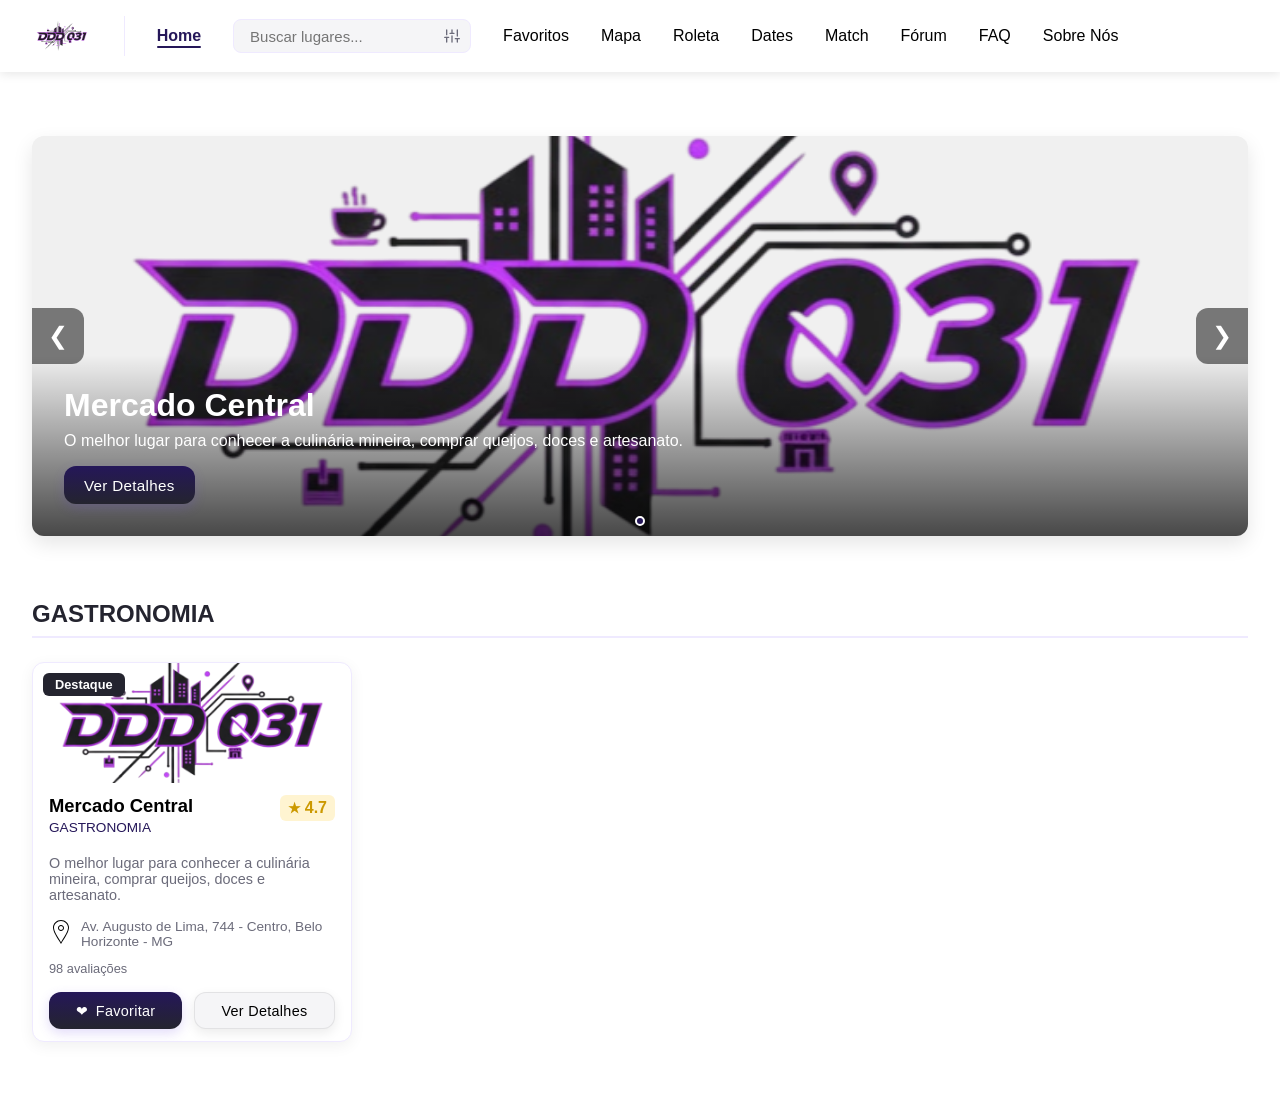
<file: index.html>
<!DOCTYPE html>
<html lang="pt-BR">

<head>
  <meta charset="UTF-8" />
  <meta name="viewport" content="width=device-width, initial-scale=1.0" />
  <title>DDD 031</title>

  <link rel="stylesheet" href="./assets/css/styles.css" />
</head>

<body>
  <nav class="navbar">
  </nav>

  <main>
    <div id="home-content"></div>
  </main>

  <script src="./assets/js/navbar.js"></script>
  <script src="./assets/js/home.js"></script>
</body>

</html>
</file>
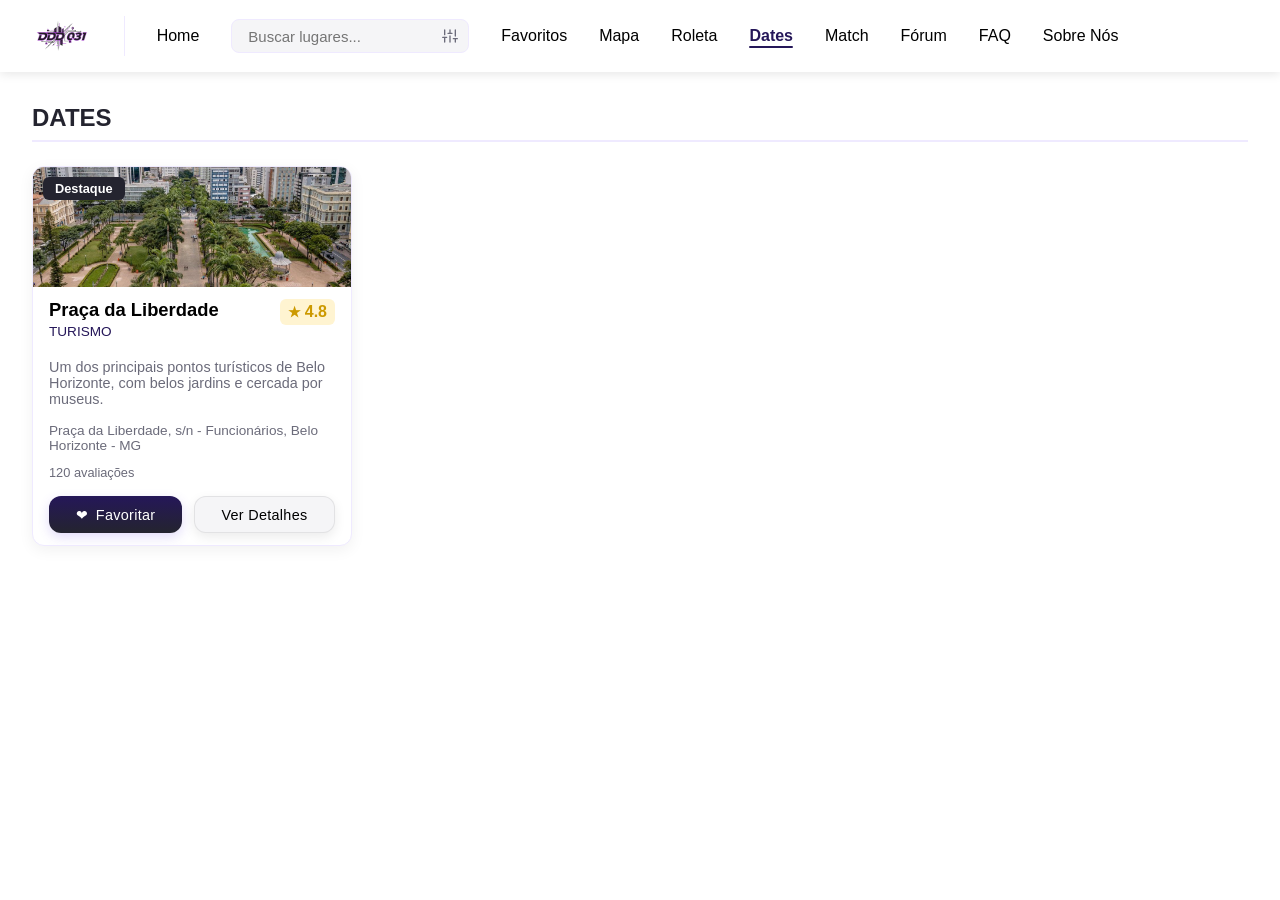
<file: dates.html>
<!doctype html>
<html lang="pt-BR">

<head>
  <meta charset="utf-8" />
  <meta name="viewport" content="width=device-width, initial-scale=1" />
  <title>Dates — DDD 031</title>
  <link rel="stylesheet" href="./assets/css/styles.css">
</head>

<body>
  <nav class="navbar"></nav>

  <main>
    <div id="dates-content"></div>
  </main>

  <script src="./assets/js/navbar.js"></script>
  <script src="./assets/js/home.js"></script>
  <script src="./assets/js/dates.js"></script>
</body>

</html>
</file>
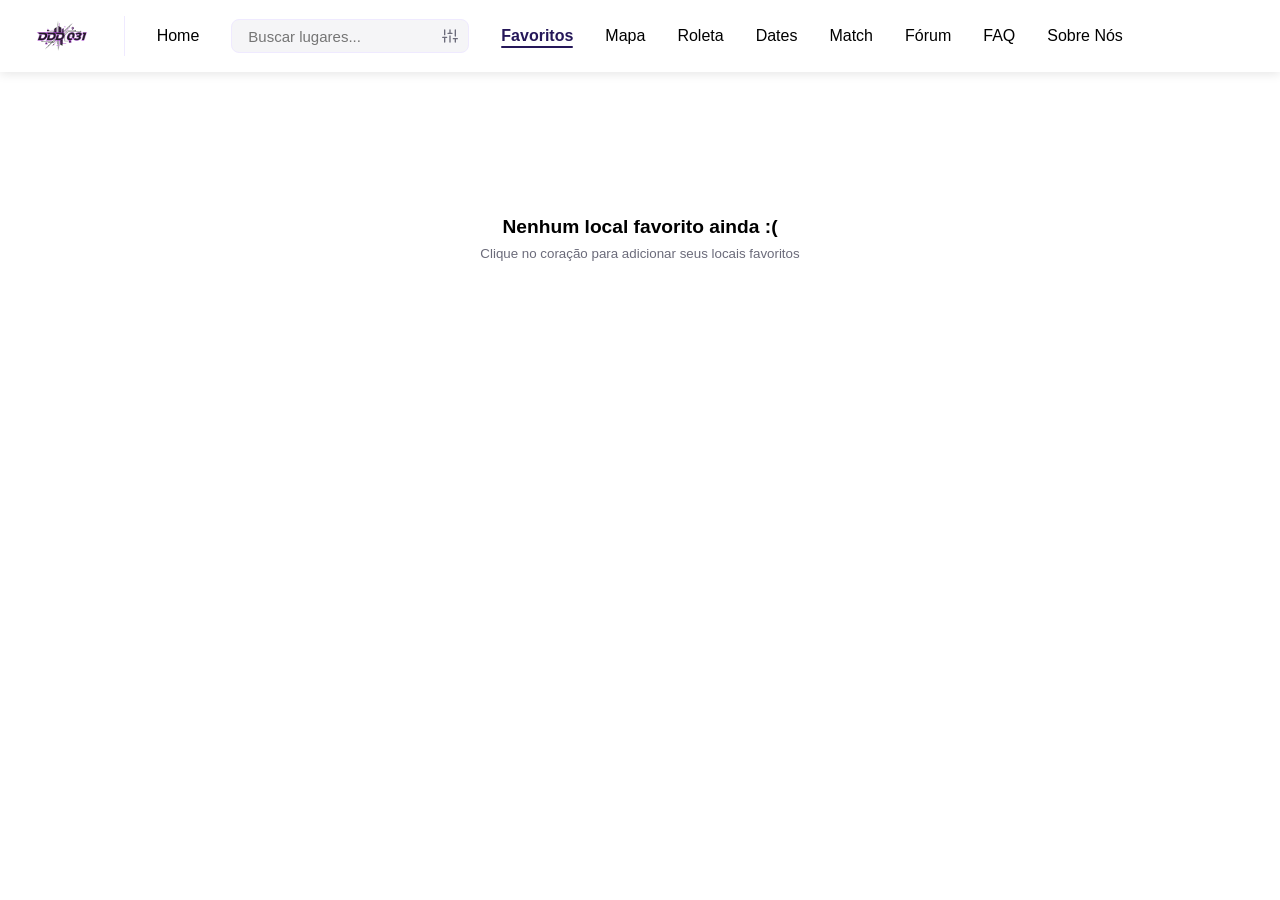
<file: favorites.html>
<!DOCTYPE html>
<html lang="pt-BR">

<head>
  <meta charset="UTF-8">
  <meta name="viewport" content="width=device-width, initial-scale=1.0">
  <title>DDD 031 - Favoritos</title>
  <link rel="stylesheet" href="./assets/css/styles.css">
</head>

<body class="favorites-page">
  <nav class="navbar"></nav>

  <main class="main-content-padding">
    <div class="container-favorites">
      <div id="favorites-page-div"></div>
    </div>
  </main>

  <script src="./assets/js/navbar.js"></script>
  <script src="./modulos/favorites/script.js"></script>
</body>

</html>
</file>
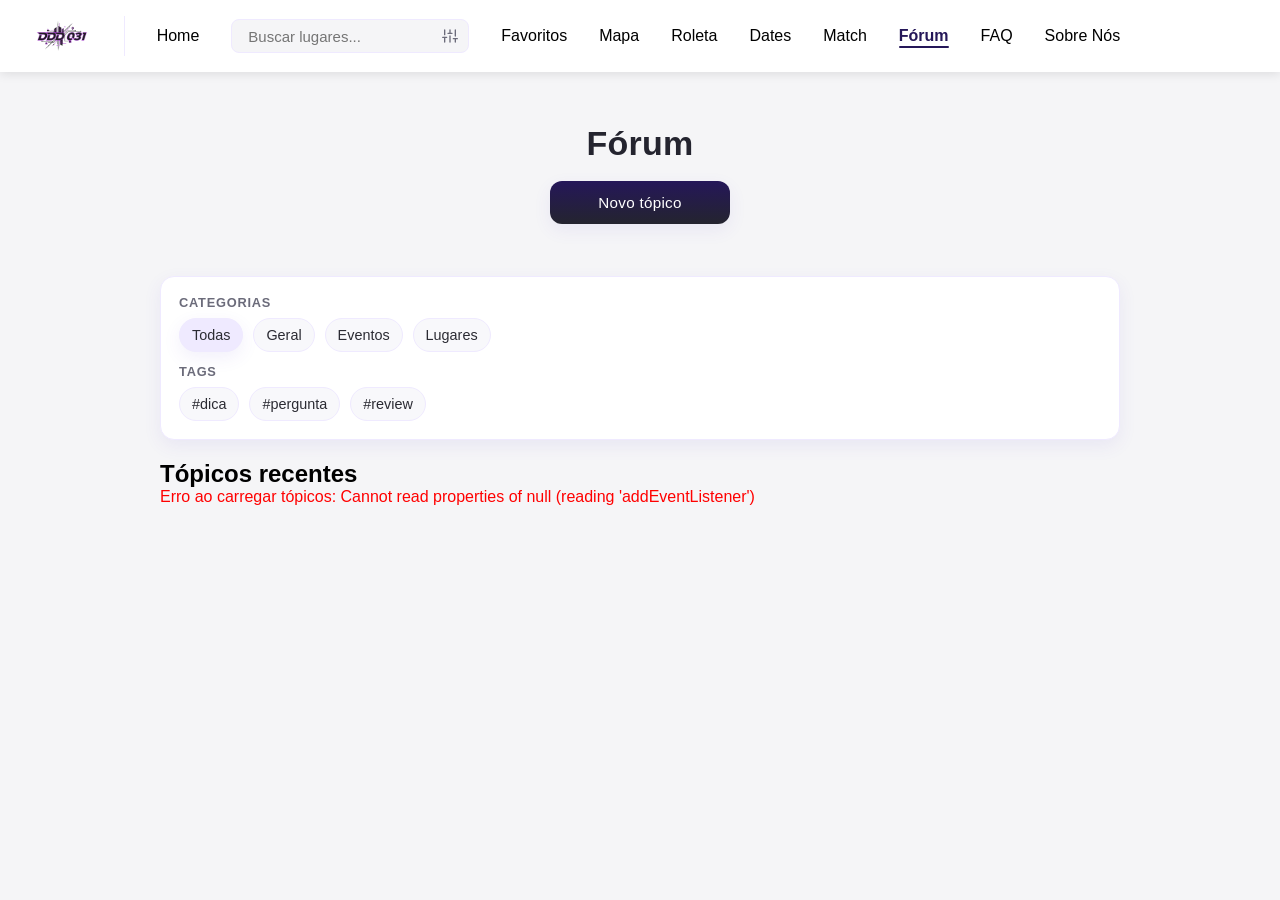
<file: forum.html>
<!DOCTYPE html>
<html lang="pt-BR">
<head>
  <meta charset="UTF-8" />
  <meta name="viewport" content="width=device-width, initial-scale=1.0" />
  <title>Fórum - DDD 031</title>

  <link rel="stylesheet" href="./assets/css/styles.css" />
  <link rel="stylesheet" href="./assets/css/forum.css" />

  <!-- Ícones -->
  <link rel="stylesheet" href="https://cdn-uicons.flaticon.com/uicons-regular-rounded/css/uicons-regular-rounded.css">
  <link rel="stylesheet" href="https://cdn-uicons.flaticon.com/uicons-solid-rounded/css/uicons-solid-rounded.css">

</head>

<body class="forum-page">
  <nav class="navbar"></nav>

  <main class="forum-container">
    <div class="forum-header">
      <h1 class="forum-title">Fórum</h1>
      <button class="btn btn-primary new-topic-btn" id="openComposer">
        <i class="fi fi-rr-plus-small"></i> Novo tópico
      </button>
    </div>

    <div class="forum-grid">
      <section class="forum-content">

        <div class="filters-inline">
          <div class="sidebar-section">
            <div class="sidebar-title">Categorias</div>
            <div class="category-list" id="categoryList">
              <button class="category-pill active" data-cat="all">Todas</button>
              <button class="category-pill" data-cat="geral">Geral</button>
              <button class="category-pill" data-cat="eventos">Eventos</button>
              <button class="category-pill" data-cat="lugares">Lugares</button>
            </div>
          </div>

          <div class="sidebar-section">
            <div class="sidebar-title">Tags</div>
            <div class="tag-list" id="tagList">
              <button class="tag-pill" data-tag="dica">#dica</button>
              <button class="tag-pill" data-tag="pergunta">#pergunta</button>
              <button class="tag-pill" data-tag="review">#review</button>
            </div>
          </div>
        </div>

        <section id="new-thread" class="topic-composer hidden">
          <h2 class="composer-title">Criar novo tópico</h2>
          <form id="threadForm">
            <label class="form-group">Título
              <input type="text" id="threadTitle" class="form-input" required />
            </label>

            <label class="form-group">Tags
              <input type="text" id="threadTags" class="form-input" required />
            </label>

            <label class="form-group">Conteúdo
              <textarea id="threadContent" class="form-input" required></textarea>
            </label>

            <div class="composer-actions">
              <button type="button" class="btn btn-secondary" id="cancelComposer">Cancelar</button>
              <button type="submit" class="btn btn-primary">Publicar tópico</button>
            </div>

            <div id="threadError" style="display:none;">Adicione ao menos uma tag.</div>
          </form>
        </section>

        <section id="threadsList">
          <h2><i class="fi fi-rr-comments"></i> Tópicos recentes</h2>
          <div id="threads"></div>
        </section>

      </section>
    </div>

    <!-- TEMPLATE -->
    <template id="threadItemTpl">
      <div class="thread-item">
        <h3 class="thread-title"></h3>
        <p class="thread-meta"></p>
        <p class="thread-body"></p>
      </div>
    </template>

  </main>

  <script src="./assets/js/navbar.js"></script>
  <script src="./assets/js/forum.js"></script>

</body>
</html>
</file>
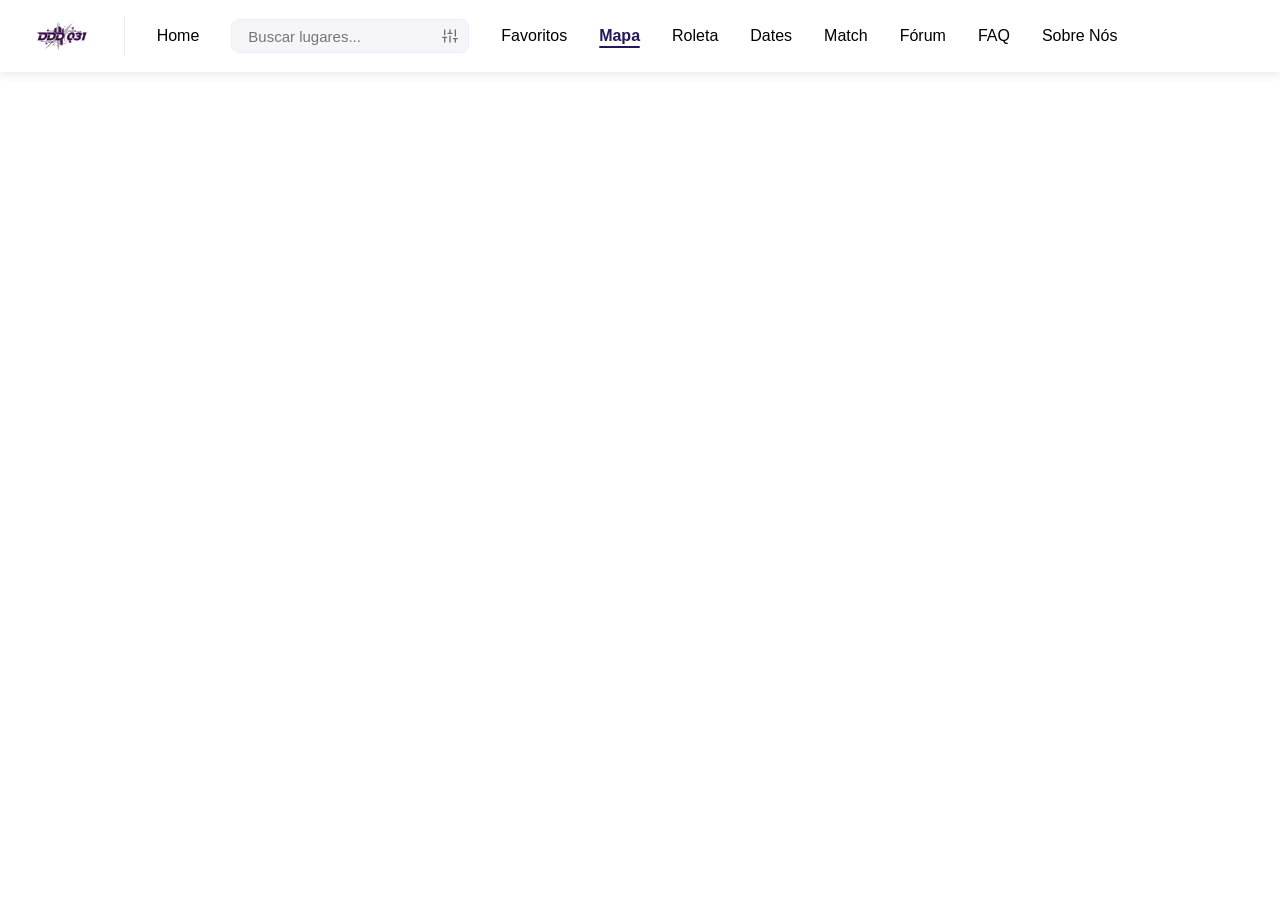
<file: map.html>
<!DOCTYPE html>
<html lang="pt-BR">

<head>
  <meta charset="UTF-8" />
  <meta name="viewport" content="width=device-width, initial-scale=1.0" />
  <title>DDD 031 - Mapa</title>
  <link rel="stylesheet" href="./assets/css/styles.css" />
</head>

<body>
  <nav class="navbar"></nav>

  <main>
    <div class="map-container">
      <iframe 
        src="https://www.google.com/maps/embed?pb=!1m18!1m12!1m3!1d219463.6985458985!2d-44.12920721616452!3d-19.90264010693735!2m3!1f0!2f0!3f0!3m2!1i1024!2i768!4f13.1!3m3!1m2!1s0xa690cacacf2c33%3A0x5b35795e3ad23997!2sBelo%20Horizonte%2C%20MG!5e1!3m2!1spt-BR!2sbr!4v1764709679764!5m2!1spt-BR!2sbr"
        width="100%" 
        height="100%" 
        style="border:0;" 
        allowfullscreen="" 
        loading="lazy" 
        referrerpolicy="no-referrer-when-downgrade">
      </iframe>
    </div>
  </main>

  <script src="./assets/js/navbar.js"></script>
</body>

</html>
</file>
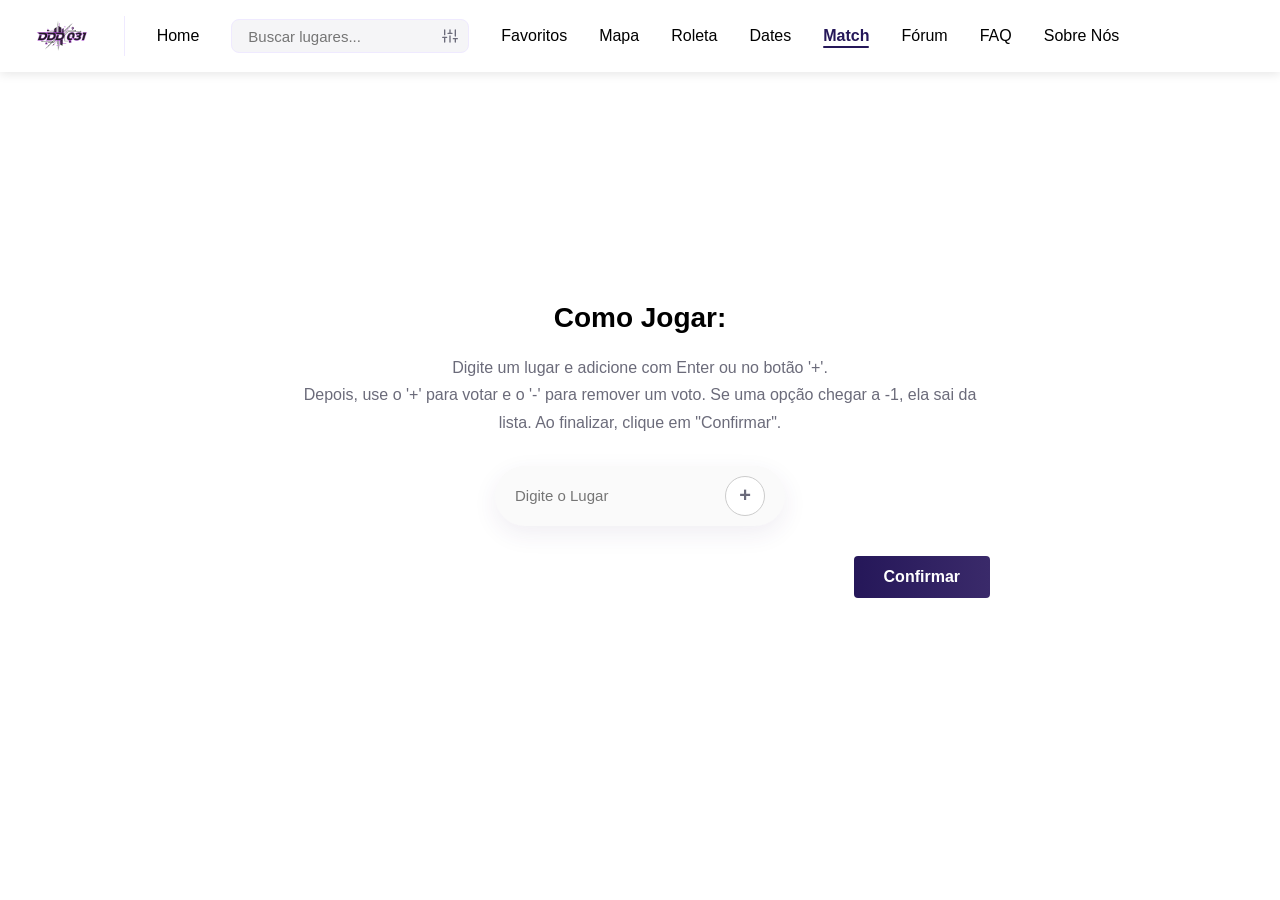
<file: match.html>
<!DOCTYPE html>
<html lang="pt-BR">

<head>
  <meta charset="UTF-8" />
  <meta name="viewport" content="width=device-width, initial-scale=1.0" />
  <title>DDD 031 - Match</title>

  <link rel="stylesheet" href="./assets/css/styles.css" />
</head>

<body class="match-page">
  <nav class="navbar"></nav>

  <main>
    <div class="container-match">

      <!-- Página de Votação -->
      <div id="votingPage" class="content">
        <h1>Como Jogar:</h1>

        <p class="instructions">
          Digite um lugar e adicione com Enter ou no botão '+'.<br>
          Depois, use o '+' para votar e o '-' para remover um voto.
          Se uma opção chegar a -1, ela sai da lista. Ao finalizar, clique em "Confirmar".
        </p>

        <div class="options-container" id="optionsContainer"></div>

        <div class="button-container">
          <button class="btn-confirm" onclick="confirmVotes()">Confirmar</button>
        </div>
      </div>

      <!-- Página de Resultado -->
      <div id="resultPage" class="content result-container hidden">
        <h1>Lugar Vencedor:</h1>

        <div class="winner-name" id="winnerName"></div>

        <div class="winner-address">
          <span>Ebaaaaaa!!!</span>
        </div>

        <div id="gifContainer"></div>

        <button class="btn-reset" onclick="resetGame()">Começar Novamente</button>
      </div>

    </div>
  </main>

  <script src="./assets/js/match.js"></script>
  <script src="./assets/js/navbar.js"></script>

</body>
</html>
</file>
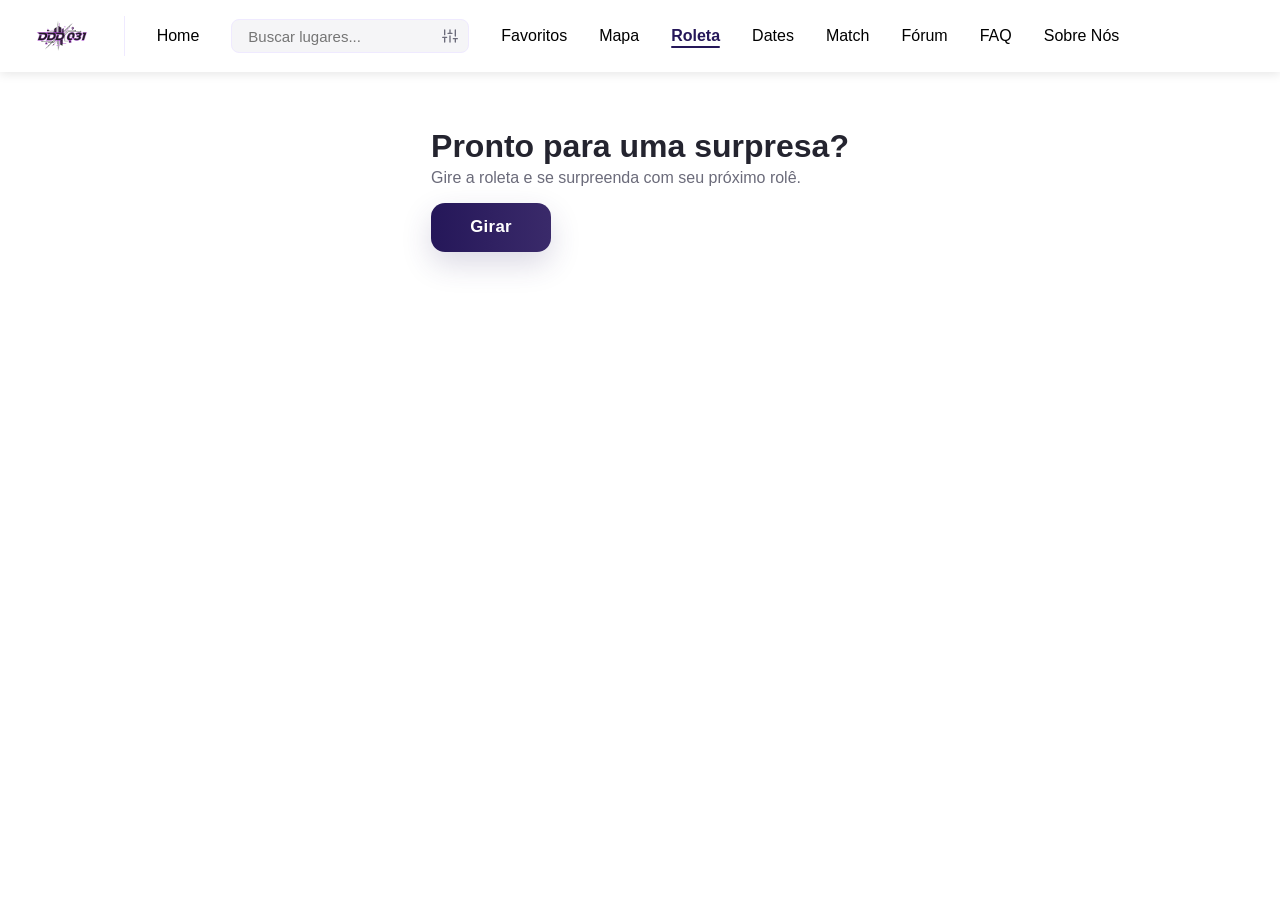
<file: roulette.html>
<!doctype html>
<html lang="pt-BR">

<head>
  <meta charset="utf-8" />
  <meta name="viewport" content="width=device-width, initial-scale=1" />
  <title>Roleta — DDD 031</title>

  <link rel="stylesheet" href="./assets/css/styles.css">
</head>

<body>
  <nav class="navbar"></nav>

  <main class="main-content-padding">
    <div class="container-home">
      <section class="roulette-section">
        <h2>Pronto para uma surpresa?</h2>

        <p class="roulette-description">
          Gire a roleta e se surpreenda com seu próximo rolê.
        </p>

        <div class="roulette-controls">
          <button id="roulette-spin" class="btn btn-primary">Girar</button>
        </div>

        <div id="roulette-container" class="roulette-result mt-4">
          <!-- Card sorteado aparecerá aqui -->
        </div>
      </section>
    </div>
  </main>

  <script src="./assets/js/navbar.js"></script>
  <script src="./assets/js/home.js"></script>
  <script src="./assets/js/roulette.js"></script>

</body>
</html>
</file>
<file: assets/css/styles.css>
*, *::before, *::after {
    box-sizing: border-box;
}

body {
    margin: 0;
.mobile-search-overlay {
  position: fixed;
  inset: 0;
  background: var(--white);
  z-index: 1200;
  display: flex;
  flex-direction: column;
}
    padding: 0;
    min-height: 100vh;
    font-family: Inter, "Segoe UI", Roboto, Arial, sans-serif;
    overflow-x: hidden;
   
}

/* Colors */
:root {
    --white: #ffffff;
    --purple: #251759;
    --purple-dark: #24242f;
    --gray: #6b6b7a;
    --border-light: #efeaff;
    --overlay-dark: rgba(0,0,0,0.28);
    --text-dark: #000000;
    --bg-gray: #f5f5f7;
}

/* Background and layout */
.background-overlay {
    background: url('../images/background-praca.jpg') no-repeat center center fixed;
    background-size: cover;
    min-height: 100vh;
    display: flex;
    align-items: center;
    justify-content: center;
    position: relative;
    padding: 2rem;
}

.background-overlay::before {
    content: '';
    position: absolute;
    inset: 0;
    background: rgba(0, 0, 0, 0.28);
    z-index: 1;
}

/* overlay mais escuro apenas na página de login */
.login-page .background-overlay::before {
    background: rgba(0, 0, 0, 0.55); /* ajuste a opacidade se quiser mais/menos escuro */
}

/* Content wrapper */
main {
    position: absolute;
    z-index: 2;
    width: 100%;
    max-width: 100%;
    left: 0;
    right: 0;
    display: flex;
    justify-content: flex-start;
    align-items: flex-start;
    padding: 0;
    margin: 0;
    border: none;
    outline: none;
}

.login-wrapper {
    width: 100%;
    display: flex;
    justify-content: center;
    align-items: center;
}

/* Card containers */
.login-container,
.card {
    width: 360px; /* reduced from 420px */
    max-width: calc(100% - 3rem);
    background: var(--white);
    padding: 1.75rem; /* reduced from 2rem */
    border-radius: 14px;
    box-shadow: 0 18px 40px rgba(92,60,200,0.14);
    border: 1px solid rgba(100,70,220,0.06);
    margin: 0; /* Remove any margin to ensure perfect centering */
    position: relative;
    z-index: 2;
}

/* Logo */
.logo {
    display: none;
}

/* Logo styles */
.login-logo,
.modal-logo {
    display: block;
    margin: 0.5rem auto 1.25rem;
    width: 220px; /* increased from 180px */
    max-width: 80%; /* increased from 70% */
    height: auto;
}

/* Form elements */
.form-group {
    margin-bottom: 0.875rem; /* reduced from 1rem */
}

.form-label {
    color: var(--text-dark);
    font-weight: 600;
    display: block;
    margin-bottom: 0.45rem;
}

.form-input,
.form-control {
    width: 100%;
    min-height: 2.2rem; /* reduced from 2.4rem */
    border: 1px solid var(--border-light);
    padding: 0.6rem 0.85rem; /* slightly reduced padding */
    border-radius: 10px;
    background: var(--white);
    transition: box-shadow .16s ease, border-color .16s ease;
    font-size: .96rem;
    color: var(--text-dark);
    box-sizing: border-box;
}

.form-input:focus {
    outline: none;
    border-color: var(--purple);
    box-shadow: 0 10px 30px rgba(108,74,226,0.12);
}

/* Garantir que a textbox de usuário na página de login tenha o mesmo estilo da textbox de senha */
.login-page input[type="text"],
.login-page .login-input,
.login-page .form-input[type="text"] {
    width: 100%;
    min-height: 2.2rem;
    border: 1px solid var(--border-light);
    padding: 0.6rem 0.85rem;
    border-radius: 10px;
    background: var(--white);
    transition: box-shadow .16s ease, border-color .16s ease;
    font-size: .96rem;
    color: var(--text-dark);
    box-sizing: border-box;
}

.login-page input[type="text"]:focus,
.login-page .login-input:focus,
.login-page .form-input[type="text"]:focus {
    outline: none;
    border-color: var(--purple);
    box-shadow: 0 10px 30px rgba(108,74,226,0.12);
}

/* Buttons */
.btn {
    position: relative;
    padding: 0.65rem 1.25rem;
    min-width: 120px;
    border-radius: 12px;
    font-size: 0.95rem;
    font-weight: 500;
    cursor: pointer;
    transition: all 0.2s ease;
    text-align: center;
    border: 0;
    outline: none;
    display: inline-flex;
    align-items: center;
    justify-content: center;
    letter-spacing: 0.3px;
    box-shadow: 0 4px 12px rgba(0,0,0,0.08); 
}

/* 1. ESTILO ROXO (PRIMARY) - Usado para FAVORITAR (Não Favorito) */
.btn-primary {
    background: linear-gradient(180deg, var(--purple) 0%, var(--purple-dark) 100%);
    color: var(--white);
    box-shadow: 0 4px 12px rgba(108,74,226,0.2);
    border: none;
}
.btn-primary:hover {
    transform: translateY(-2px);
    box-shadow: 0 6px 15px rgba(108,74,226,0.25);
    background: linear-gradient(180deg, var(--purple) 10%, var(--purple-dark) 90%);
}

/* 2. ESTILO CINZA (SECONDARY) - Usado para VER DETALHES */
.btn-secondary {
    background: var(--bg-gray);
    color: var(--text-dark);
    box-shadow: 0 4px 12px rgba(0,0,0,0.08);
    border: 1px solid rgba(0,0,0,0.08);
}
.btn-secondary:hover {
    transform: translateY(-2px);
    background: #f0f0f2;
    box-shadow: 0 6px 15px rgba(0,0,0,0.1);
}

/* 3. NOVO ESTILO: REMOVER FAVORITO (VERMELHO COM ESTILO SECUNDÁRIO) */
.btn-danger {
    background: #e03939;
    color: var(--white);
    box-shadow: 0 4px 12px rgba(0,0,0,0.08);
    border: none;
}
.btn-danger:hover {
    transform: translateY(-2px);
    box-shadow: 0 6px 15px rgba(0,0,0,0.08);
    background: #e03939;
}

.btn-danger-outline {
    background: var(--white); /* Fundo branco/claro */
    color: #ff4d4d; /* Texto vermelho */
    /* Mantém o estilo de sombra e hover similar ao btn-secondary */
    box-shadow: 0 4px 12px rgba(0,0,0,0.08);
    border: 1px solid #ff4d4d; /* Borda vermelha */
}
.btn-danger-outline:hover {
    transform: translateY(-2px);
    background: #fffafa; /* Fundo levemente vermelho no hover */
    box-shadow: 0 6px 15px rgba(255, 77, 77, 0.15);
    color: #e03939; /* Escurece o texto no hover */
}

/* Button states */
.btn:active {
    transform: translateY(0);
    box-shadow: 0 2px 8px rgba(0,0,0,0.06);
}

/* Button groups */
.btn-group,
.form-group.text-center {
    display: flex;
    gap: 1rem;
    justify-content: center;
    margin-top: 1.5rem; /* reduced from 2rem */
}

/* Modal styles */
.modal-box {
    border-radius: 12px;
    border: 1px solid rgba(100,70,220,0.06);
    box-shadow: 0 22px 50px rgba(92,60,200,0.12);
    overflow: hidden;
}

/* Modal header spacing */
.modal-header {
    display: flex;
    align-items: center;
    justify-content: space-between; /* changed from space-around */
    position: relative;
    border-bottom: 1px solid rgba(0,0,0,0.03);
    background: linear-gradient(90deg, rgba(108,74,226,0.03), rgba(108,74,226,0.01));
    padding: 1rem 1.25rem;
}

/* Modal title alignment */
.modal-title {
    color: var(--purple-dark);
    font-weight: 700;
    margin: 0;
    font-size: 1.05rem;
    text-align: left; /* changed from center */
}

/* Close button style */
.close {
    background: transparent;
    border: 1px solid rgba(0,0,0,0.08);
    border-radius: 4px;
    width: 32px;
    height: 32px;
    display: flex;
    align-items: center;
    justify-content: center;
    padding: 0;
    cursor: pointer;
    color: var(--purple-dark);
}

/* Save button matching login style */
#btn_salvar {
    background: linear-gradient(180deg, var(--purple) 0%, var(--purple-dark) 100%);
    color: var(--white);
    box-shadow: 0 4px 12px rgba(108,74,226,0.2);
    border: none;
    min-width: 120px;
}

#btn_salvar:hover {
    transform: translateY(-2px);
    box-shadow: 0 6px 15px rgba(108,74,226,0.25);
    background: linear-gradient(180deg, var(--purple) 10%, var(--purple-dark) 90%);
}

/* Images */
.logo {
    display: none;
}

.login-logo,
.modal-logo {
    display: block;
    margin: 0.5rem auto 1.25rem;
    width: 220px; /* increased from 180px */
    max-width: 80%; /* increased from 70% */
    height: auto;
}

/* Navbar styles */
.navbar {
    position: fixed;
    top: 0;
    left: 0;
    right: 0;
    background: var(--white);
    padding: 1rem 2rem;
    box-shadow: 0 2px 10px rgba(0,0,0,0.1);
    display: flex;
    justify-content: space-between;
    align-items: center;
    z-index: 1000;
}

.nav-logo {
    height: 40px;
    width: auto;
    padding-right: 2rem;
    margin-right: 2rem;
    border-right: 1px solid var(--border-light);
}

.nav-menu {
    display: flex;
    gap: 2rem;
    align-items: center;
    list-style: none;
    margin: 0;
    padding: 0;
}

.nav-menu a {
    color: var(--text-dark);
    text-decoration: none;
    font-weight: 500;
    transition: color 0.2s ease;
}

.nav-menu a:hover {
    color: var(--purple);
}

.nav-menu a.active {
    color: var(--purple);
    font-weight: 600;
    position: relative;
}

.nav-menu a.active::after {
    content: '';
    position: absolute;
    bottom: -4px;
    left: 0;
    width: 100%;
    height: 2px;
    background: var(--purple);
    border-radius: 2px;
}

.nav-user {
    display: flex;
    align-items: center;
    gap: 1.5rem;
    margin-left: auto; /* Push to the right */
}

/* Hamburger button (mobile) */
.nav-left {
    display: flex;
    align-items: center;
    gap: 0.75rem;
}

.nav-hamburger {
    display: none !important; /* hidden by default (desktop); mobile media query overrides */
    background: transparent;
    border: none;
    width: 40px;
    height: 36px;
    padding: 6px;
    display: inline-flex;
    flex-direction: column;
    justify-content: space-between;
    align-items: center;
    cursor: pointer;
}
.nav-hamburger .hamburger-line {
    display: block;
    width: 22px;
    height: 2px;
    background: var(--purple-dark);
    border-radius: 2px;
}

.user-profile {
    display: flex;
    align-items: center;
    gap: 1rem;
}

#userInfo {
    font-weight: 500;
    color: var(--text-dark);
}

/* Remove settings button styles */
.settings-btn {
    display: none;
}

/* Search bar styles */
.nav-search {
    display: flex;
    align-items: center;
    gap: 1rem;
    margin-right: 2rem;
}

.search-container {
    position: relative;
    display: flex;
    align-items: center;
    background: var(--bg-gray);
    border: 1px solid var(--border-light);
    border-radius: 8px;
    padding: 0 0.25rem;
}

.search-input {
    width: 300px;
    height: 32px; /* reduced from 38px */
    padding: 0.25rem 0.75rem;
    border: none;
    background: transparent;
    font-size: 0.9rem;
    transition: all 0.2s ease;
}

.search-input:focus {
    outline: none;
}

.search-container:focus-within {
    border-color: var(--purple);
    box-shadow: 0 2px 8px rgba(108,74,226,0.12);
}

.filter-btn {
    background: transparent;
    border: none;
    border-radius: 6px;
    padding: 0.25rem;
    height: 28px; /* reduced from 38px */
    width: 28px; /* reduced from 38px */
    display: flex;
    align-items: center;
    justify-content: center;
    cursor: pointer;
    transition: all 0.2s ease;
    color: var(--gray);
}

.filter-btn:hover {
    background: var(--border-light);
    color: var(--purple);
}

/* Filter dropdown */
.filter-dropdown {
    position: absolute;
    top: calc(100% + 0.5rem);
    right: 0;
    background: var(--white);
    border: 1px solid var(--border-light);
    border-radius: 8px;
    padding: 1rem;
    box-shadow: 0 4px 12px rgba(0,0,0,0.1);
    min-width: 200px;
    display: none;
    z-index: 1001;
}

.filter-dropdown.show {
    display: block;
}

.filter-option {
    display: flex;
    align-items: center;
    gap: 0.5rem;
    padding: 0.5rem 0;
}

.filter-option label {
    cursor: pointer;
    user-select: none;
}

/* Responsive menu: mobile layout */
@media (max-width: 767px) {
    .nav-hamburger { display: inline-flex !important; }
    .nav-logo { height: 36px; }
    .nav-menu {
        position: absolute;
        top: 64px;
        left: 0;
        right: 0;
        background: var(--white);
        flex-direction: column;
        gap: 0;
        padding: 1rem 1.25rem;
        display: none;
        z-index: 1000;
        border-bottom: 1px solid var(--border-light);
    }
    .nav-menu li { margin: 0; padding: 0.5rem 0; }
    .nav-menu a { display: block; padding: 0.25rem 0; }
    .search-input { width: 100%; }

    /* Hide inline search inside the mobile menu; show dedicated mobile 'Pesquisa' item */
    .nav-menu .search-container { display: none; }
    .nav-menu .mobile-search-toggle { display: block; }

    /* When navbar has class open, show menu */
    .navbar.open .nav-menu {
        display: flex;
    }

    /* Make user area inside menu on mobile */
    .navbar .nav-user { margin-left: 0; padding-top: 0.5rem; }
}

/* Mobile search overlay styles */
.mobile-search-overlay {
    position: fixed;
    inset: 0;
    background: var(--white);
    z-index: 2000;
    display: flex;
    flex-direction: column;
}
.mobile-search-header {
    display: flex;
    align-items: center;
    gap: 1rem;
    padding: 1rem;
    border-bottom: 1px solid var(--border-light);
}
.mobile-search-header h3 { margin: 0; font-size: 1.125rem; }
.mobile-search-close { background: transparent; border: none; font-size: 1.25rem; }
.mobile-search-body { padding: 1rem; overflow: auto; }
.mobile-search-input { width: 100%; padding: 0.6rem 0.75rem; border: 1px solid var(--border-light); border-radius: 10px; font-size: 1rem; }
.mobile-search-results { margin-top: 1rem; display: grid; grid-template-columns: 1fr; gap: 1rem; }
.mobile-search-results .place-card { width: 100%; }
.mobile-search-btn { background: transparent; border: none; padding: 0.25rem 0.5rem; font-size: 1rem; cursor: pointer; }
.mobile-search-toggle { display: none; }

/* ========================================= */
/* ESTILOS ESPECÍFICOS PARA FAVORITOS/DESTAQUES */
/* ========================================= */

/* CONTAINER PRINCIPAL: Ocupa toda a largura */
.main-content-padding {
    padding-top: 6.5rem; 
    padding-bottom: 2rem;
    width: 100%;
    max-width: 100%;
    margin: 0 auto;
    padding-left: 0;
    padding-right: 0;
    flex-direction: column;
    background-color: transparent;
    border-radius: 0;
    display: flex;
    align-items: stretch;
    box-sizing: border-box;
    border: none;
    outline: none;
}

/* Container central - sempre ocupa 100% */
.container-home,
.container-favorites {
    width: 100% !important;
    padding-left: 2rem;
    padding-right: 2rem;
    box-sizing: border-box;
    margin: 0 auto;
    display: flex;
    flex-direction: column;
}

/* Seções de categoria - ocupa 100% do container */
.container-home .category-section,
.container-favorites .favorites-section {
    width: 100%;
    margin: 0;
    padding-left: 0;
    padding-right: 0;
    box-sizing: border-box;
}

/* Grid mantém tamanho consistente */
.cards-grid {
    display: grid;
    grid-template-columns: repeat(auto-fill, 320px);
    justify-content: start;
    width: 100%;
}

/* Carrossel sempre com 100% */
.carousel-section {
    padding: 2rem 0;  /* Muda de "2rem 2rem" para "2rem 0" */
    width: 100%;
    box-sizing: border-box;
    margin: 0;
}

/* Quando não há carrossel, mantém a mesma largura */
.container-home.no-carousel {
    width: 100% !important;
    padding-left: 2rem;
    padding-right: 2rem;
}

/* Carrossel sempre com 100% */
.carousel-section {
    padding: 2rem 0;
    width: 100%;
    box-sizing: border-box;
    margin: 0;
}

/* Quando não há carrossel, a primeira seção de categoria começa no topo */
.container-home.no-carousel .category-section:first-of-type {
    padding-top: 0;
}

/* Espaçamento consistente entre seções */
.category-section {
    padding: 2rem 0;
    width: 100%;
}

.favorites-section, 
.featured-section {
    padding: 2rem 0;
    width: 100%;
}

.favorites-header h2,
.featured-section h2 {
    display: flex;
    align-items: center;
    gap: 0.75rem;
    font-size: 1.75rem;
    color: var(--purple-dark);
    font-weight: 700;
    margin-bottom: 1.5rem;
}

.featured-section p {
    color: var(--gray);
    margin-top: -1rem;
    margin-bottom: 2rem;
    font-size: 1rem;
}

.heart-icon,
.star-icon {
    font-size: 1.5rem;
    line-height: 1;
}

.favorites-count {
    background: var(--purple);
    color: var(--white);
    font-size: 0.9rem;
    padding: 0.2rem 0.6rem;
    border-radius: 999px;
    font-weight: 500;
}

/* Grid de Cards */
.cards-grid {
    display: grid;
    grid-template-columns: repeat(auto-fill, 320px); /* largura fixa dos cards */
    justify-content: start;    /* alinha as colunas à esquerda */
    justify-items: start;      /* evita que itens preencham largura da célula */
    align-items: start;
    gap: 1.5rem;
    list-style: none;
    padding: 0;
    margin: 0;
}

/* Estilo do Card de Local */

.place-card {
    background: var(--white);
    border-radius: 12px;
    box-shadow: 0 4px 15px rgba(0, 0, 0, 0.06);
    overflow: hidden;
    transition: transform 0.2s ease, box-shadow 0.2s ease;
    border: 1px solid var(--border-light);
}

.place-card:hover {
    transform: translateY(-5px);
    box-shadow: 0 10px 25px rgba(0, 0, 0, 0.1);
}

.place-card-image {
    position: relative;
    height: 120px; 
    overflow: hidden;
}

.place-card-image img {
    width: 100%;
    height: 100%;
    object-fit: cover;
    display: block;
}

.place-card-badge {
    position: absolute;
    top: 10px;
    left: 10px;
    background: var(--purple-dark);
    color: var(--white);
    padding: 0.25rem 0.75rem;
    border-radius: 6px;
    font-size: 0.8rem;
    font-weight: 600;
}

.place-card-favorite-badge {
    position: absolute;
    top: 10px;
    right: 10px;
    background: rgba(255, 255, 255, 0.85);
    color: #ff4d4d;
    padding: 0.25rem 0.75rem;
    border-radius: 6px;
    font-size: 0.8rem;
    font-weight: 600;
    border: 1px solid rgba(0,0,0,0.05);
}

.place-card-content {
    padding: 0.75rem 1rem;
    min-height: 130px;
    display: flex;
    flex-direction: column;
}

.place-card-header {
    display: flex;
    justify-content: space-between;
    align-items: flex-start;
    margin-bottom: 0.75rem;
}

.place-card-title {
    font-size: 1.15rem;
    font-weight: 700;
    color: var(--text-dark);
    line-height: 1.2;
}

.place-card-category {
    font-size: 0.85rem;
    color: var(--purple);
    font-weight: 500;
    margin-top: 0.2rem;
}

.place-card-rating {
    display: flex;
    align-items: center;
    gap: 0.25rem;
    padding: 0.25rem 0.5rem;
    background: #fff4d1;
    border-radius: 6px;
    font-size: 1rem;
    font-weight: 600;
    color: #cc9900;
}

.place-card-rating-star {
    font-size: 0.9rem;
}

.place-card-description {
    font-size: 0.9rem;
    color: var(--gray);
    margin: 0.5rem 0 1rem;
    flex-grow: 1;
    overflow: hidden;
    text-overflow: ellipsis;
    display: -webkit-box;
    -webkit-box-orient: vertical;
}

.place-card-location {
    display: flex;
    align-items: center;
    gap: 0.5rem;
    font-size: 0.85rem;
    color: var(--gray);
    margin-bottom: 0.75rem;
}

.place-card-location-icon {
    font-size: 1rem;
}

.place-card-reviews {
    font-size: 0.8rem;
    color: var(--gray);
    margin-bottom: 1rem;
}

.place-card-actions {
    display: flex;
    gap: 0.75rem;
    margin-top: auto;
}

.place-card-actions .favorite-btn {
    min-width: 0;
    flex-grow: 1;
    padding: 0.6rem 0.75rem;
    font-size: 0.9rem;
    display: flex;
    gap: 0.5rem;
}

.place-card-actions .details-btn {
    flex-grow: 1;
    padding: 0.6rem 0.75rem;
    font-size: 0.9rem;
}

/* Estilos de Conteúdo Vazio */
.favorites-empty {
    text-align: center;
    padding: 3rem 1rem;
  
  
    
}

.favorites-empty p {
    font-size: 1.2rem;
    color: var(--text-dark);
    font-weight: 600;
    margin: 0 0 0.5rem;
}

.favorites-empty small {
    color: var(--gray);
    display: block;
}

/* ========================================= */
/* ESTILOS DO MODAL DE DETALHES */
/* ========================================= */

/* Fundo escuro do modal */
.modal-backdrop {
    position: fixed;
    inset: 0;
    background: var(--overlay-dark);
    display: flex;
    align-items: center;
    justify-content: center;
    z-index: 2000;
}

/* Estilo para prevenir rolagem do body quando o modal estiver aberto */
.no-scroll {
    overflow: hidden;
}

/* Conteúdo do modal - utiliza a classe .card e .modal-box (já definidas) */
.modal-content {
    width: 600px;
    max-width: 95%;
    max-height: 90vh;
    overflow-y: auto;
}

.modal-body {
    padding: 1rem 1.25rem;
}

.modal-image {
    width: 100%;
    height: 250px;
    object-fit: cover;
    border-radius: 8px;
    margin-bottom: 1.5rem;
}

.modal-label {
    font-size: 0.8rem;
    font-weight: 500;
    color: var(--gray);
    margin-bottom: 0.2rem;
    text-transform: uppercase;
}

.modal-value {
    font-size: 1rem;
    font-weight: 600;
    color: var(--text-dark);
}

.modal-value-location,
.modal-value-description {
    font-size: 1rem;
    color: var(--text-dark);
}

.modal-info-grid {
    display: grid;
    grid-template-columns: repeat(3, 1fr);
    gap: 1rem;
    margin-bottom: 1.5rem;
}

.modal-location,
.modal-description {
    margin-bottom: 1.5rem;
}

/* Ajuste para o grupo de botões no modal */
.modal-actions {
    display: flex;
    justify-content: flex-end;
    gap: 1rem;
    margin-top: 1.5rem;
    padding-top: 1rem;
    border-top: 1px solid var(--border-light);
}

.modal-actions .btn {
    min-width: 150px;
}

/* Botão de Favoritar/Remover do Modal (FICA ROXO - PRIMARY) */
.modal-actions .btn-primary {
    /* Garante que o botão principal no modal use o estilo primary (roxo) */
    background: linear-gradient(180deg, var(--purple) 0%, var(--purple-dark) 100%);
    color: var(--white);
    box-shadow: 0 4px 12px rgba(108,74,226,0.2);
    border: none;
}

/* Responsive */
@media (max-width: 768px) {
    .cards-grid {
        grid-template-columns: 1fr;
    }
    
    .main-content-padding {
        padding-left: 1rem;
        padding-right: 1rem;
    }

    .container-home {
        padding-left: 1rem;
        padding-right: 1rem;
    }

    .carousel-section {
        padding: 2rem 0;
    }
}

@media (max-width: 480px) {
    .card { 
        padding: 1rem; 
        width: calc(100% - 2rem); 
    }
    
    .btn-group { 
        flex-direction: column; 
        gap: 0.75rem; 
    }
    
    .btn {
        width: 100%;
        min-width: 0;
    }
}

/* ========================================= */
/* ESTILOS ESPECÍFICOS PARA HOME (CARROSSEL E CATEGORIAS) */
/* ========================================= */

.category-section {
    padding: 2rem 0;
    width: 100%;
}

.category-section h2 {
    font-size: 1.5rem;
    color: var(--purple-dark);
    font-weight: 700;
    margin-bottom: 1.5rem;
    border-bottom: 2px solid var(--border-light);
    padding-bottom: 0.5rem;
}

/* Carrossel */
.carousel-section {
    padding: 2rem 0;
    width: 100%;
    box-sizing: border-box;
    margin: 0;
}

.carousel-container {
    position: relative;
    overflow: hidden;
    border-radius: 12px;
    box-shadow: 0 8px 20px rgba(0,0,0,0.1);
    background-color: #f0f0f0;
}

.carousel-slides {
    display: flex;
    transition: transform 0.5s ease-in-out;
    width: 100%;
}

.carousel-slide {
    min-width: 100%;
    position: relative;
    height: 400px; /* Altura fixa para o carrossel */
}

.carousel-image {
    width: 100%;
    height: 100%;
    object-fit: cover;
}

.carousel-caption {
    position: absolute;
    bottom: 0;
    left: 0;
    right: 0;
    background: linear-gradient(to top, rgba(0, 0, 0, 0.7), rgba(0, 0, 0, 0));
    color: var(--white);
    padding: 2rem;
}

.carousel-caption h2 {
    margin: 0 0 0.5rem;
    font-size: 2rem;
    color: var(--white);
}

.carousel-caption p {
    margin: 0 0 1rem;
    font-size: 1rem;
}

.carousel-control {
    position: absolute;
    top: 50%;
    transform: translateY(-50%);
    background: rgba(0, 0, 0, 0.5);
    color: var(--white);
    border: none;
    padding: 1rem;
    cursor: pointer;
    z-index: 10;
    font-size: 1.5rem;
    line-height: 1;
    transition: background 0.3s;
}

.carousel-control:hover {
    background: rgba(0, 0, 0, 0.8);
}

.carousel-control.prev {
    left: 0;
    border-radius: 0 12px 12px 0;
}

.carousel-control.next {
    right: 0;
    border-radius: 12px 0 0 12px;
}

.carousel-dots {
    position: absolute;
    bottom: 10px;
    left: 50%;
    transform: translateX(-50%);
    display: flex;
    gap: 8px;
    z-index: 10;
}

.dot {
    width: 10px;
    height: 10px;
    background: rgba(255, 255, 255, 0.5);
    border-radius: 50%;
    cursor: pointer;
    transition: background 0.3s;
}

.dot.active {
    background: var(--purple);
    border: 2px solid var(--white);
}

/* Responsividade para o carrossel */
@media (max-width: 768px) {
    .carousel-slide {
        height: 300px;
    }
    .carousel-caption {
        padding: 1rem;
    }
    .carousel-caption h2 {
        font-size: 1.5rem;
    }
    .carousel-caption p {
        font-size: 0.9rem;
    }
}

/* Quando o carrossel estiver escondido por filtro, faz com que as listas mantenham o mesmo espaçamento/layout */
.carousel-section.hidden {
    display: none;
}

/* Ajuste de layout quando não há carrossel visível */
.container-home.no-carousel .category-section {
    margin-top: 0; /* remove espaço extra deixado pelo carrossel */
}

/* Garante que o grid mantenha o mesmo gap em qualquer situação */
.cards-grid {
    display: grid;
    grid-template-columns: repeat(auto-fill, 320px);
    justify-content: start;
    justify-items: start;
    align-items: start;
    gap: 1.5rem; /* Mantém consistente */
    list-style: none;
    padding: 0;
    margin: 0;
}

/* Garante padding consistente em category-section */
.category-section {
    padding: 2rem 0;
    width: 100%;
}

/* ---------------------------CSS MATCH------------------------------ */

* {
    margin: 0;
    padding: 0;
    box-sizing: border-box;
}





.container-match {
    min-height: 100vh;
    display: flex;
    flex-direction: column;
    align-items: center;
    justify-content: center;
    padding: 20px;
}

.content {
    width: 100%;
    max-width: 700px;
    text-align: center;
}

h1 {
    font-size: 28px;
    font-weight: bold;
    margin-bottom: 20px;
}

.instructions {
    color: var(--gray);
    margin-bottom: 30px;
    line-height: 1.7;
    font-size: 1rem;
}

/* Opções */
.options-container {
    display: flex;
    flex-wrap: wrap;
    gap: 15px;
    justify-content: center;
    margin-bottom: 30px;
}

.option {
    display: flex;
    align-items: center;
    gap: 10px;
    border-radius: 50px;
    padding: 10px 20px;
    background-color: #fafafa;
    box-shadow: 0 8px 24px rgba(58,42,106,0.08);
    transition: background-color 0.2s ease, box-shadow .18s ease;
}

.option:hover {
    background-color: #f3f3f3;
    box-shadow: 0 12px 30px rgba(58,42,106,0.12);
}

.btn-vote {
    width: 36px;
    height: 36px;
    border-radius: 50%;
    border: 1.5px solid #ccc;
    background-color: white;
    cursor: pointer;
    font-weight: 700;
    font-size: 16px;
    color: var(--gray);
    transition: all 0.2s ease;
}

.btn-vote:hover {
    background: linear-gradient(90deg,var(--purple),#3a2a6a);
    color: #fff;
    border-color: var(--purple);
}

.option-name {
    font-weight: bold;
    text-align: center;
}

.vote-count {
    color: #666;
    font-weight: bold;
    text-align: center;
}

/* Botão de adicionar */
.btn-add-option {
    width: 40px;
    height: 40px;
    border-radius: 50%;
    border: 1.5px solid #ccc;
    background-color: white;
    cursor: pointer;
    font-weight: 700;
    font-size: 20px;
    color: var(--gray);
    transition: all 0.2s ease;
}

.btn-add-option:hover {
    background: linear-gradient(90deg,var(--purple),#3a2a6a);
    color: white;
    border-color: var(--purple);
}

/* Input totalmente limpo */
input[type="text"] {
    border: none;
    outline: none;
    background: transparent;
    font-size: 15px;
    color: #333;
    width: 200px;
    transition: all 0.2s;
}

input[type="text"]:focus {
    border-color: #4caf50;
}

/* Botões */
.button-container {
    display: flex;
    justify-content: flex-end;
    margin-top: 30px;
}

.btn-confirm {
    background: linear-gradient(90deg,var(--purple),#3a2a6a);
    color: white;
    border: none;
    padding: 12px 30px;
    font-size: 16px;
    font-weight: bold;
    border-radius: 4px;
    cursor: pointer;
    transition: background-color 0.2s ease;
}

.btn-confirm:hover {
    filter: brightness(1.05);
}

/* Resultado */
.result-container {
    text-align: center;
}

.winner-image {
    width: 100%;
    max-width: 400px;
    height: 300px;
    object-fit: cover;
    border-radius: 20px;
    margin-bottom: 20px;
    background-color: #f0f0f0;
}

.winner-name {
    font-size: 24px;
    font-weight: bold;
    margin-bottom: 10px;
}

.winner-address {
    color: #666;
    margin-bottom: 30px;
    display: flex;
    align-items: center;
    justify-content: center;
    gap: 8px;
}

.btn-reset {
    background: linear-gradient(90deg,var(--purple),#3a2a6a);
    color: white;
    border: none;
    padding: 12px 30px;
    margin-top: 20px;
    font-size: 16px;
    font-weight: bold;
    border-radius: 4px;
    cursor: pointer;
    width: 100%;
    transition: background-color 0.2s ease;
}

.btn-reset:hover {
    filter: brightness(1.05);
}

.hidden {
    display: none;
}

/* ---------------------------CSS MAPA------------------------------ */
/* Garante que o corpo da página ocupe toda a tela */
html, body {
  height: 100%;
  margin: 0;
}

/* Contêiner para o iframe ocupar a tela inteira */
.map-container {
  position: fixed;
  top: 0;
  left: 0;
  width: 100%;
  height: 100%;
  z-index: -1; /* Isso garante que o mapa ficará no fundo */
}

/* O iframe ocupa toda a tela */
.map-container iframe {
  position: absolute;
  top: 0;
  left: 0;
  width: 100%;
  height: 100%;
  border: 0;
}


/* -------------------------------------FAQ--------------------------------------*/

/* Estilo específico para a FAQ */
.faq-container {
  width: 80%;
  max-width: 1000px;
  margin: 20px auto;
  padding: 20px;
  background-color: #f4f4f4;
  border-radius: 8px;
}

.faq-container h1 {
  text-align: center;
  font-size: 2rem;
  margin-bottom: 20px;
  color: #333;
}

.faq-item {
  margin-bottom: 15px;
}

.faq-question {
  font-size: 1.2rem;
  font-weight: bold;
  cursor: pointer;
  background-color: #007bff;
  color: white;
  padding: 10px;
  border-radius: 5px;
  margin: 5px 0;
  transition: background-color 0.3s;
}

.faq-question:hover {
  background-color: #0056b3;
}

.faq-answer {
  display: none;
  margin-top: 10px;
  font-size: 1rem;
  padding-left: 20px;
  color: #555;
}

.faq-item.active .faq-answer {
  display: block;
}

.faq-item.active .faq-question {
  background-color: #28a745;
}

.faq-question::before {
  content: '+ ';
  font-weight: bold;
}

.faq-item.active .faq-question::before {
  content: '- ';
}

/* Estilo responsivo */
@media (max-width: 768px) {
  .faq-container {
    width: 95%;
    padding: 10px;
  }

  .faq-question {
    font-size: 1rem;
  }

  .faq-answer {
    font-size: 0.9rem;
  }
}

/* Page-specific overrides */
body.match-page main {
    justify-content: center;
}

/* ========================================= */
/* Estilos específicos para a página Roleta */
/* ========================================= */
.roulette-section {
    max-width: 1100px;
    margin: 0 auto 3rem;
    padding: 1.5rem;
}

.roulette-section h2 {
    font-size: 2rem;
    color: var(--purple-dark);
    margin-bottom: 0.25rem;
}

.roulette-tagline {
    margin: 0 0 0.5rem 0;
    color: var(--purple);
    font-style: italic;
    font-weight: 600;
}

.roulette-section p {
    color: var(--gray);
    margin-bottom: 1rem;
}

.roulette-controls {
    display: flex;
    gap: 1rem;
    align-items: center;
}

#roulette-spin {
    padding: 0.9rem 1.6rem;
    border-radius: 14px;
    font-size: 1.05rem;
    font-weight: 700;
    background: linear-gradient(90deg,var(--purple),#3a2a6a);
    color: white;
    border: none;
    box-shadow: 0 12px 30px rgba(58,42,106,0.18);
    cursor: pointer;
    transition: transform .18s ease, box-shadow .18s ease;
}

#roulette-spin:active { transform: translateY(2px); }

#roulette-spin[disabled] {
    opacity: 0.7;
    cursor: default;
}

.roulette-result {
    margin-top: 1.5rem;
}

.roulette-card {
    display: flex;
    justify-content: center;
}

.roulette-card .place-card {
    /* Tamanho responsivo do card na roleta */
    width: clamp(320px, 90vw, 680px);
    max-width: 100%;
    border-radius: 12px;
    overflow: hidden;
    margin: 0 auto;
}

.roulette-card .place-card-image { height: clamp(160px, 35vw, 240px); }

.roulette-card .place-card-content { padding: 1.25rem 1.5rem; }

.roulette-card .place-card-title { font-size: clamp(1.1rem, 2.8vw, 1.6rem); }

.roulette-card .place-card-actions { gap: 1rem; }

/* destaque do vencedor */
.roulette-card.winner { 
    animation: winner-glow 1.2s ease both;
    box-shadow: 0 18px 40px rgba(58,42,106,0.18), 0 6px 18px rgba(58,42,106,0.12) !important;
    border: 1px solid rgba(58,42,106,0.06);
}

@keyframes winner-glow {
    0% { transform: scale(0.985); filter: saturate(0.9); }
    50% { transform: scale(1.01); filter: saturate(1.05); }
    100% { transform: scale(1); filter: saturate(1); }
}

/* melhora responsividade da roleta */
@media (max-width: 900px) {
    .roulette-card .place-card-image { height: clamp(160px, 40vw, 220px); }
    #roulette-spin { width: 160px; }
}

@media (max-width: 480px) {
    .roulette-section { padding: 1rem; }
    .roulette-card .place-card-image { height: clamp(140px, 45vw, 180px); }
    #roulette-spin { width: 140px; padding: 0.7rem 1rem; }
}
</file>
<file: assets/css/forum.css>
/* Fórum styles - aligned with site theme (light, purple accents) */
:root {
  --white: #ffffff;
  --purple: #251759;
  --purple-dark: #24242f;
  --text-dark: #000000;
  --bg-gray: #f5f5f7;
  --border-light: #efeaff;
  --text-muted: #6b6b7a;
  --chip-bg: #f8f8fb;
  --shadow-sm: 0 6px 18px rgba(92,60,200,0.08);
  --shadow-md: 0 12px 28px rgba(92,60,200,0.12);
  --shadow-lg: 0 18px 40px rgba(92,60,200,0.16);
}

body.forum-page { background: var(--bg-gray); }

.forum-container {
  max-width: 1120px;
  margin: 104px auto 32px; /* account for fixed navbar */
   padding: 20px;
   padding-bottom: 72px; /* extra space at bottom for visual comfort */
  display: flex;
  flex-direction: column;
  gap: 28px; /* more space between header, filters, and threads */
}

/* Keep inner content centered so it doesn't feel stuck left */
.forum-header,
.filters-inline,
.threads-section,
.forum-content {
  max-width: 960px;
  width: 100%;
  margin: 0 auto;
}

.forum-header { align-items: center; }
.forum-title { align-self: center; }
.new-topic-btn { align-self: center; }

.forum-grid {
  display: block;
  max-width: 960px;
  width: 100%;
  margin: 0 auto; /* center the grid container */
}

.forum-header {
  display: flex;
  flex-direction: column;
  align-items: center; /* center title and button */
  text-align: center;
  gap: 12px;
  margin-bottom: 12px;
}

.forum-title { margin: 0 auto; font-size: 2.125rem; font-weight: 800; letter-spacing: .2px; text-align: center; width: 100%; float: none; color: var(--purple-dark); }

.new-topic-btn { min-width: 180px; padding: 0.8rem 1.4rem; display: inline-flex; justify-content: center; align-items: center; margin-inline: auto; float: none; border-radius: 12px; box-shadow: var(--shadow-sm); transition: box-shadow .18s ease, transform .18s ease; }
.new-topic-btn { margin-top: 6px; }
.new-topic-btn:hover { box-shadow: var(--shadow-md); transform: translateY(-1px); }

/* Composer */
.topic-composer {
  background: var(--white);
  border: 1px solid var(--border-light);
  border-radius: 14px;
  box-shadow: var(--shadow-md);
  padding: 22px;
  transition: box-shadow .18s ease, transform .18s ease;
}
.topic-composer:focus-within { box-shadow: var(--shadow-lg); transform: translateY(-1px); }

.composer-title { margin: 0 0 10px; font-size: 1.25rem; font-weight: 700; color: var(--purple-dark); }

.form-group { display: block; margin-bottom: 12px; }

.form-input {
  width: 100%;
  min-height: 2.2rem;
  border: 1px solid var(--border-light);
  padding: 0.6rem 0.85rem;
  border-radius: 10px;
  background: var(--white);
  transition: box-shadow .16s ease, border-color .16s ease;
  font-size: .96rem;
  color: var(--text-dark);
}

.form-input:focus {
  outline: none;
  border-color: var(--purple);
  box-shadow: var(--shadow-sm);
}

.form-error { color: #b00020; font-size: 0.9rem; }

.composer-actions {
  display: flex;
  align-items: center;
  justify-content: space-between;
  gap: 10px;
  margin-top: 12px;
}
.composer-actions .btn { margin-top: 6px; }

/* Thread list */
.section-title { margin: 16px 0 16px; font-size: 1.25rem; font-weight: 800; display: flex; align-items: center; justify-content: center; gap: 10px; text-align: center; color: var(--purple-dark); }
.thread-list { display: flex; flex-direction: column; gap: 22px; }
.thread-list { gap: 16px; }
.list-view { gap: 12px; }
/* Center threads content within the page */
.thread-list { align-items: center; }

.topic-card {
  background: var(--white);
  border: 1px solid var(--border-light);
  border-radius: 14px;
  box-shadow: var(--shadow-sm);
  padding: 20px;
  width: 100%;
  max-width: 960px;
  transition: box-shadow .18s ease, transform .18s ease;
  margin: 0 auto; /* ensure centered */
}
.topic-card:hover { box-shadow: var(--shadow-md); transform: translateY(-1px); }
.list-row { display: grid; grid-template-columns: 56px 1fr 160px; gap: 12px; align-items: center; }
.row-left { display: flex; align-items: center; justify-content: center; }
.avatar { width: 40px; height: 40px; border-radius: 999px; background: #efeaff; display: flex; align-items: center; justify-content: center; font-weight: 700; color: #251759; }
.avatar-img { width: 40px; height: 40px; border-radius: 999px; object-fit: cover; display: block; }
.row-center { min-width: 0; }
.row-right { display: flex; justify-content: flex-end; }
.row-body { grid-column: 1 / -1; margin-top: 8px; }
.topic-tags { display: flex; flex-wrap: wrap; gap: 8px; margin-top: 6px; }
.topic-tag { font-size: 12px; background: var(--chip-bg); border: 1px solid var(--border-light); color: #2b2b33; padding: 4px 10px; border-radius: 999px; }
.topic-stats { display: flex; align-items: center; gap: 8px; margin: 8px 0 6px; color: var(--text-muted); }
.stat { display: inline-flex; align-items: center; gap: 6px; padding: 6px 10px; border-radius: 999px; background: var(--chip-bg); border: 1px solid var(--border-light); }
.filters-inline { background: #fff; border: 1px solid var(--border-light); border-radius: 14px; box-shadow: var(--shadow-sm); padding: 18px; margin: 12px 0 20px; }
.sidebar-section + .sidebar-section { margin-top: 12px; }
.sidebar-title { font-size: 0.8rem; font-weight: 700; color: var(--text-muted); text-transform: uppercase; letter-spacing: .06em; margin-bottom: 8px; }
.category-list, .tag-list { display: flex; flex-wrap: wrap; gap: 10px; }
.category-pill, .tag-pill { background: var(--chip-bg); border: 1px solid var(--border-light); color: #2b2b33; padding: 8px 12px; border-radius: 999px; font-size: 0.9rem; cursor: pointer; transition: background .16s ease, box-shadow .16s ease; }
.category-pill.active, .category-pill:hover, .tag-pill.active, .tag-pill:hover { background: #efeaff; box-shadow: var(--shadow-sm); }

.forum-search { width: 100%; display: flex; gap: 10px; }
.forum-search input { flex: 1; }

.topic-title { margin: 0 0 6px; font-size: 1.1rem; }

.topic-meta { color: var(--text-muted); font-size: 0.92rem; margin: 0 0 10px; }

.reply-toggle { display: none; }

.reply-list { display: flex; flex-direction: column; gap: 16px; margin-top: 14px; }
.reply-item { background: #fff; border: 1px solid var(--border-light); border-radius: 12px; padding: 12px; box-shadow: var(--shadow-sm); }
/* Reply items spacing inside each card */
.post-item { padding: 12px 0; margin-top: 12px; border-top: 1px solid #eee; }
.post-meta { color: var(--text-muted); margin-bottom: 8px; display: flex; align-items: center; gap: 8px; }
.post-body { line-height: 1.55; }
.postForm { margin-top: 16px; }
.postForm .btn { margin-top: 6px; }
.post-avatar { width: 24px; height: 24px; border-radius: 999px; object-fit: cover; }

/* Utilities */
.hidden { display: none !important; }

/* Responsive */
@media (max-width: 640px) {
  .forum-container { padding: 12px; margin-top: 96px; }
  .filters-inline { margin: 6px 0; }
  .forum-header { flex-direction: column; align-items: stretch; }
  .new-topic-btn { width: 100%; }
  .topic-card { padding: 14px; }
  .list-row { grid-template-columns: 40px 1fr; }
  .row-right { justify-content: flex-start; margin-top: 8px; grid-column: 1 / -1; }
  .section-title { font-size: 1.1rem; }
}
</file>
